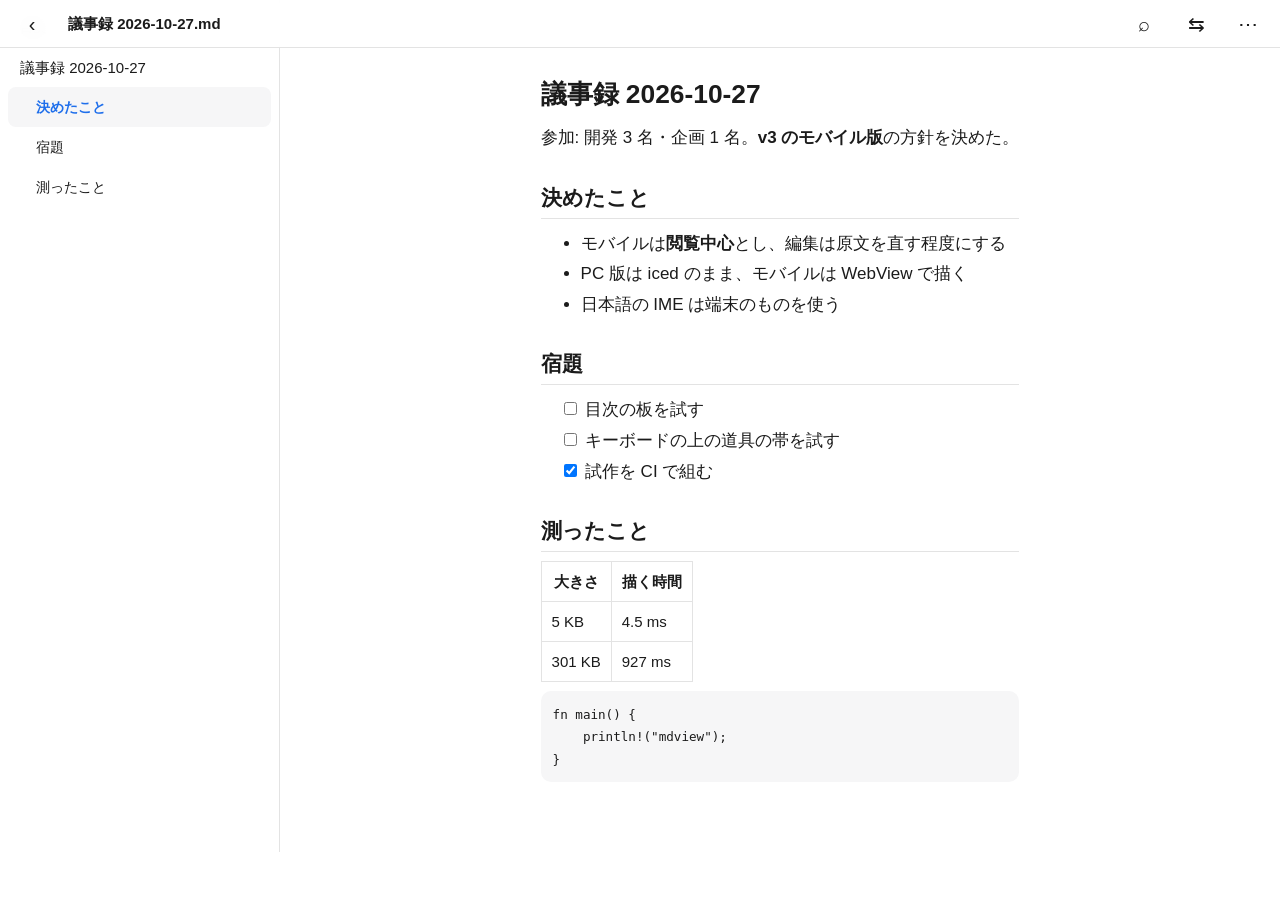
<file: research-v3/poc/v3-mobile/mock/index.html>
<!doctype html>
<html lang="ja">
<head>
<meta charset="utf-8">
<!-- interactive-widget: キーボードが出たら中身の高さを縮める（Android の Chrome・WebView。iOS は visualViewport で合わせる） -->
<meta name="viewport" content="width=device-width, initial-scale=1, viewport-fit=cover, interactive-widget=resizes-content">
<title>mdview モバイルの UI の試作</title>
<style>
/*
 * mdview v3 モバイルの UI の試作（調査用）。端末のブラウザーでもそのまま動く。
 * 状態は URL の # で選べる（#read・#toc・#search・#edit・#block・#full）。?kbd=1 でキーボードの位置の見本を出す（撮影用）
 */
:root {
  --bg: #ffffff; --fg: #1b1b1b; --muted: #6b6b6b; --line: #e3e3e3; --panel: #f6f6f7;
  --accent: #1f6feb; --accent-fg: #ffffff; --mark: #fff3a3; --scrim: rgba(0,0,0,.32);
  --bar-h: 56px; --top-h: 48px; --tap: 48px; --radius: 14px;
  --safe-b: env(safe-area-inset-bottom, 0px); --safe-t: env(safe-area-inset-top, 0px);
  --kbd: 0px;
}
@media (prefers-color-scheme: dark) {
  :root:not([data-theme="light"]) { --bg:#16181c; --fg:#e8e8e8; --muted:#9a9a9a; --line:#2c2f36; --panel:#1f2228; --accent:#4c8dff; --mark:#5a4d00; --scrim: rgba(0,0,0,.55); }
}
:root[data-theme="dark"] { --bg:#16181c; --fg:#e8e8e8; --muted:#9a9a9a; --line:#2c2f36; --panel:#1f2228; --accent:#4c8dff; --mark:#5a4d00; --scrim: rgba(0,0,0,.55); }
* { box-sizing: border-box; -webkit-tap-highlight-color: transparent; }
html, body { margin: 0; background: var(--bg); color: var(--fg); }
body { font: 17px/1.8 "Noto Sans CJK JP", "Hiragino Sans", "Yu Gothic UI", sans-serif; }
button { font: inherit; color: inherit; background: none; border: 0; padding: 0; cursor: pointer; }

/* 上の帯: 文書名だけ。下へ読むと隠れ、上へ戻すと出る（読む面を広く） */
#top { position: fixed; inset: 0 0 auto 0; height: calc(var(--top-h) + var(--safe-t)); padding: var(--safe-t) 8px 0;
  display: flex; align-items: center; gap: 4px; background: color-mix(in srgb, var(--bg) 92%, transparent);
  backdrop-filter: blur(12px); border-bottom: 1px solid var(--line); z-index: 10; transition: transform .2s; }
#top.hide { transform: translateY(-100%); }
#top .name { flex: 1; font-size: 15px; font-weight: 600; overflow: hidden; text-overflow: ellipsis; white-space: nowrap; padding-left: 8px; }
#top .state { font-size: 12px; color: var(--muted); }
.icon { width: var(--tap); height: var(--tap); display: grid; place-items: center; border-radius: 12px; font-size: 20px; }
.icon:active { background: var(--panel); }

/* 本文 */
main { padding: calc(var(--top-h) + var(--safe-t) + 12px) 18px calc(var(--bar-h) + var(--safe-b) + 24px); max-width: 760px; margin: 0 auto; }
main h1 { font-size: 1.55em; line-height: 1.4; margin: .6em 0 .4em; }
main h2 { font-size: 1.25em; line-height: 1.4; margin: 1.4em 0 .4em; padding-bottom: .2em; border-bottom: 1px solid var(--line); }
main p, main ul, main pre, main table { margin: .6em 0; }
main pre { background: var(--panel); padding: 12px; border-radius: 10px; overflow-x: auto; font-size: 14px; line-height: 1.6; }
main code { font-family: ui-monospace, "Noto Sans Mono CJK JP", monospace; font-size: .9em; }
main table { border-collapse: collapse; display: block; overflow-x: auto; font-size: 15px; }
main th, main td { border: 1px solid var(--line); padding: 6px 10px; white-space: nowrap; }
main mark { background: var(--mark); color: inherit; }
.block { position: relative; border-radius: 8px; transition: background .15s; }
/* 直す面: ブロックの境目を薄く見せ、触れたブロックを直す */
body.editing .block { outline: 1px dashed var(--line); outline-offset: 4px; margin-block: 10px; }
body.editing .block:active { background: var(--panel); }
body.editing .block::after { content: "✎"; position: absolute; right: -6px; top: -10px; font-size: 13px; color: var(--muted); }

#modechip { position: fixed; top: calc(var(--top-h) + var(--safe-t) + 6px); left: 50%; transform: translateX(-50%); z-index: 9;
  background: var(--accent); color: var(--accent-fg); font-size: 12px; padding: 4px 12px; border-radius: 999px; display: none; }
body.editing #modechip { display: block; }
body.editing.sheeting #modechip { display: none; }
.block { scroll-margin-top: calc(var(--top-h) + var(--safe-t) + 12px); }
/* 板を開いている間は下に余白を足す（短い文書でも、直すブロックを板の上へ送れる） */
body.sheeting main { padding-bottom: 80dvh; }

/* 下の帯: 親指の届く所に主な操作を置く（押せる大きさは 48px 以上） */
#bar { position: fixed; inset: auto 0 0 0; height: calc(var(--bar-h) + var(--safe-b)); padding-bottom: var(--safe-b);
  display: flex; justify-content: space-around; align-items: center; background: color-mix(in srgb, var(--bg) 94%, transparent);
  backdrop-filter: blur(12px); border-top: 1px solid var(--line); z-index: 10; }
#bar button { min-width: 64px; height: var(--bar-h); display: flex; flex-direction: column; align-items: center; justify-content: center; gap: 0; font-size: 11px; color: var(--muted); }
#bar button b { font-size: 21px; font-weight: 400; line-height: 1.1; color: var(--fg); }
#bar button.main b { background: var(--accent); color: var(--accent-fg); border-radius: 16px; width: 56px; height: 32px; display: grid; place-items: center; font-size: 18px; }
#bar button.on { color: var(--accent); }

/* 下から出る板（目次・ブロックの編集・その他） */
.scrim { position: fixed; inset: 0; background: var(--scrim); z-index: 20; display: none; }
.sheet { position: fixed; left: 0; right: 0; bottom: var(--kbd); background: var(--bg); z-index: 21; display: none;
  border-radius: var(--radius) var(--radius) 0 0; box-shadow: 0 -8px 30px rgba(0,0,0,.18); max-height: 70dvh;
  padding-bottom: calc(var(--safe-b) * (1 - min(1, var(--kbd-on, 0)))); flex-direction: column; }
.sheet .grip { width: 40px; height: 5px; border-radius: 3px; background: var(--line); margin: 8px auto 4px; flex: none; }
.sheet h3 { margin: 4px 18px 8px; font-size: 15px; display: flex; align-items: center; justify-content: space-between; }
.open .scrim, .open.sheet { display: flex; }
.open.scrim { display: block; }

/* 目次 */
#toc ol { list-style: none; margin: 0; padding: 0 8px 12px; overflow: auto; }
#toc li a { display: flex; align-items: center; min-height: var(--tap); padding: 0 12px; border-radius: 10px; color: inherit; text-decoration: none; }
#toc li a.l2 { padding-left: 30px; font-size: 15px; }
#toc li a.here { background: var(--panel); color: var(--accent); font-weight: 600; }

/* 検索: 上に入力、下に前後の移動（親指で送る） */
#find { position: fixed; inset: 0 0 auto 0; padding: calc(var(--safe-t) + 6px) 10px 6px; display: none; gap: 6px; align-items: center;
  background: var(--bg); border-bottom: 1px solid var(--line); z-index: 11; }
#find input { flex: 1; height: 40px; font-size: 16px; border-radius: 10px; border: 1px solid var(--line); background: var(--panel); color: var(--fg); padding: 0 12px; }
body.searching #find { display: flex; }
#findnav { position: fixed; inset: auto 0 var(--kbd) 0; height: calc(var(--bar-h) + var(--safe-b)); padding-bottom: var(--safe-b); z-index: 12;
  display: none; justify-content: space-around; align-items: center; background: var(--bg); border-top: 1px solid var(--line); }
#findnav button { min-width: 64px; height: var(--bar-h); display: flex; flex-direction: column; align-items: center; justify-content: center; font-size: 11px; color: var(--muted); }
#findnav button b { font-size: 20px; font-weight: 400; line-height: 1.1; color: var(--fg); }
#findnav .count { font-size: 13px; color: var(--muted); }
body.searching #findnav { display: flex; }
body.searching #bar { visibility: hidden; }
body.searching #top { visibility: hidden; }

/* ブロックの編集の板: 原文の入力欄と、キーボードの上の道具の帯 */
#editor { height: min(62dvh, calc(100dvh - var(--kbd) - var(--top-h) - var(--safe-t) - 96px)); max-height: none; }
#editor textarea { margin: 0 12px; flex: 1; min-height: 96px; resize: none; border: 1px solid var(--line); border-radius: 10px;
  background: var(--panel); color: var(--fg); padding: 10px 12px; font: 16px/1.6 ui-monospace, "Noto Sans Mono CJK JP", monospace; }
#editor .hint { font-size: 12px; color: var(--muted); margin: 6px 18px 0; }
.keys { display: flex; gap: 6px; padding: 8px 8px; border-top: 1px solid var(--line); margin-top: 8px; background: var(--bg); flex: none; align-items: center; }
.keys .scroll { display: flex; gap: 4px; overflow-x: auto; scrollbar-width: none; flex: 1; min-width: 0;
  mask-image: linear-gradient(to right, #000 85%, transparent); }
.keys .scroll::-webkit-scrollbar { display: none; }
.keys button { flex: none; min-width: 44px; height: 44px; padding: 0 10px; border-radius: 10px; background: var(--panel); font-size: 15px; }
.keys button.done { background: var(--accent); color: var(--accent-fg); font-weight: 600; min-width: 64px; }
.keys .sep { flex: none; width: 1px; background: var(--line); margin: 6px 2px; }
.pill { font-size: 12px; padding: 4px 10px; border-radius: 999px; background: var(--panel); }

/* 全文の編集（構造を大きく直すとき） */
#full { position: fixed; inset: 0; background: var(--bg); z-index: 30; display: none; flex-direction: column; padding-top: var(--safe-t); }
#full.open { display: flex; }
#full header { height: var(--top-h); display: flex; align-items: center; padding: 0 6px; border-bottom: 1px solid var(--line); gap: 4px; }
#full header .name { flex: 1; font-size: 15px; font-weight: 600; padding-left: 6px; }
#full textarea { flex: 1; border: 0; padding: 12px 14px; resize: none; background: var(--bg); color: var(--fg); font: 16px/1.7 ui-monospace, "Noto Sans Mono CJK JP", monospace; }
#full .keys { margin-top: 0; padding-bottom: calc(8px + var(--safe-b) * (1 - min(1, var(--kbd-on, 0)))); margin-bottom: var(--kbd); }

/* 知らせ（取り消しの口） */
#toast { position: fixed; left: 12px; right: 12px; bottom: calc(var(--bar-h) + var(--safe-b) + 12px); background: #2a2d33; color: #fff; border-radius: 12px;
  padding: 10px 14px; display: none; align-items: center; justify-content: space-between; z-index: 25; font-size: 14px; }
#toast.open { display: flex; }
#toast button { color: #8fb6ff; font-weight: 600; min-height: 36px; padding: 0 8px; }

/* キーボードの位置の見本（撮影用。?kbd=1） */
#fakekbd { position: fixed; inset: auto 0 0 0; height: 290px; background: #d1d4da; z-index: 40; display: none; place-items: center; color: #555; font-size: 14px; }
body.fakekbd #fakekbd { display: grid; }

#side, #splitsrc { display: none; }
#top .wide { display: none; }

/* タブレットの横置き（900px 以上）: 目次を左に出したまま、直すときは原文とプレビューを並べる */
@media (min-width: 900px) {
  body { font-size: 17px; }
  #layout { display: grid; grid-template-columns: 280px 1fr; }
  #side { position: sticky; top: calc(var(--top-h) + var(--safe-t)); height: calc(100dvh - var(--top-h) - var(--safe-t)); overflow: auto;
    border-right: 1px solid var(--line); padding: 12px 8px; display: block !important; }
  #side h4 { margin: 4px 12px 8px; font-size: 13px; color: var(--muted); }
  #bar, #findnav { display: none !important; }
  body.searching #top { visibility: visible; }
  #find { left: auto; width: 460px; top: calc(var(--top-h) + var(--safe-t) + 8px); right: 16px; border: 1px solid var(--line); border-radius: 12px; box-shadow: 0 8px 24px rgba(0,0,0,.12); }
  #top .wide { display: grid; }
  main { padding-bottom: 40px; }
  body.split #layout { grid-template-columns: 280px 1fr 1fr; }
  body.split #splitsrc { display: block; }
}
#splitsrc { position: sticky; top: calc(var(--top-h) + var(--safe-t)); height: calc(100dvh - var(--top-h) - var(--safe-t)); border-right: 1px solid var(--line); }
#splitsrc textarea { width: 100%; height: 100%; border: 0; resize: none; padding: 16px; background: var(--panel); color: var(--fg); font: 15px/1.7 ui-monospace, monospace; }
#side a { display: flex; align-items: center; min-height: 40px; padding: 0 12px; border-radius: 8px; color: inherit; text-decoration: none; font-size: 15px; }
#side a.l2 { padding-left: 28px; font-size: 14px; }
#side a.here { background: var(--panel); color: var(--accent); font-weight: 600; }
</style>
</head>
<body>
<header id="top">
  <button class="icon" aria-label="ファイル">‹</button>
  <div class="name" id="docname">議事録 2026-10-27.md</div>
  <button class="icon wide" aria-label="検索" data-go="search">⌕</button>
  <button class="icon wide" aria-label="並べて直す" data-go="split">⇆</button>
  <button class="icon" aria-label="その他" data-go="more">⋯</button>
</header>

<div id="modechip">直す面: 直したいブロックを押す</div>
<div id="find">
  <button class="icon" data-go="read" aria-label="閉じる">✕</button>
  <input id="q" type="search" placeholder="文書の中を検索" value="IME" enterkeyhint="search">
</div>
<nav id="findnav">
  <button aria-label="前へ"><b>︿</b>前へ</button>
  <span class="count">2 / 5 件</span>
  <button aria-label="次へ"><b>﹀</b>次へ</button>
  <button aria-label="置換"><b>⇄</b>置換</button>
</nav>

<div id="layout">
  <nav id="side"><h4>目次</h4><div id="sidelist"></div></nav>
  <div id="splitsrc"><textarea id="splittext" spellcheck="false"></textarea></div>
  <main id="doc"></main>
</div>

<nav id="bar">
  <button data-go="toc"><b>☰</b>目次</button>
  <button data-go="search"><b>⌕</b>検索</button>
  <button data-go="edit" class="main" id="editbtn"><b>✎</b>直す</button>
  <button data-go="look"><b>Aa</b>表示</button>
  <button data-go="more"><b>⋯</b>その他</button>
</nav>

<div class="scrim" id="scrim"></div>

<section class="sheet" id="toc">
  <div class="grip"></div>
  <h3>目次 <span class="pill">いまの見出し</span></h3>
  <ol id="toclist"></ol>
</section>

<section class="sheet" id="editor">
  <div class="grip"></div>
  <h3><span id="kind">段落を直す</span> <span class="pill" id="where">3 / 9 ブロック</span></h3>
  <textarea id="src" spellcheck="false" autocapitalize="off" autocomplete="off"></textarea>
  <div class="hint">原文（Markdown）をそのまま直す。日本語の変換中は書き戻さない</div>
  <div class="keys" id="keys">
    <div class="scroll">
      <button data-k="undo">↶</button><button data-k="left">←</button><button data-k="right">→</button>
      <span class="sep"></span>
      <button data-k="h"># 見出し</button><button data-k="ul">・ 箇条</button><button data-k="task">☐ 作業</button>
      <span class="sep"></span>
      <button data-k="b"><b>B</b></button><button data-k="code">`コード`</button><button data-k="link">🔗</button>
      <span class="sep"></span>
      <button data-k="out">⇤</button><button data-k="in">⇥</button>
    </div>
    <button data-k="done" class="done">完了</button>
  </div>
</section>

<section class="sheet" id="more">
  <div class="grip"></div>
  <h3>その他</h3>
  <ol style="list-style:none;margin:0;padding:0 8px 12px" id="morelist"></ol>
</section>

<section id="full">
  <header><button class="icon" data-go="read" aria-label="閉じる">✕</button><div class="name">全文を直す</div><span class="state">自動で保存</span></header>
  <textarea id="fulltext" spellcheck="false" autocapitalize="off"></textarea>
  <div class="keys"><div class="scroll"><button>↶</button><button>←</button><button>→</button><span class="sep"></span><button># 見出し</button><button>・ 箇条</button><button>☐ 作業</button><span class="sep"></span><button><b>B</b></button><button>🔗</button><span class="sep"></span><button>⇤</button><button>⇥</button></div><button class="done" data-go="read">完了</button></div>
</section>

<div id="toast"><span id="toastmsg">段落を直しました</span><button id="undo">元に戻す</button></div>
<div id="fakekbd">（ソフトウェアキーボードの位置の見本）</div>

<script>
// ---- 文書（ブロックごとの原文。本番は core の解析と、ブロックごとの HTML に置き換える）----
const blocks = [
  "# 議事録 2026-10-27",
  "参加: 開発 3 名・企画 1 名。**v3 のモバイル版**の方針を決めた。",
  "## 決めたこと",
  "- モバイルは**閲覧中心**とし、編集は原文を直す程度にする\n- PC 版は iced のまま、モバイルは WebView で描く\n- 日本語の IME は端末のものを使う",
  "## 宿題",
  "- [ ] 目次の板を試す\n- [ ] キーボードの上の道具の帯を試す\n- [x] 試作を CI で組む",
  "## 測ったこと",
  "|大きさ|描く時間|\n|---|---|\n|5 KB|4.5 ms|\n|301 KB|927 ms|",
  "```rust\nfn main() {\n    println!(\"mdview\");\n}\n```",
];
const esc = s => s.replace(/[&<>"]/g, c => ({"&":"&amp;","<":"&lt;",">":"&gt;","\"":"&quot;"}[c]));
const inline = s => esc(s).replace(/\*\*(.+?)\*\*/g, "<strong>$1</strong>").replace(/`(.+?)`/g, "<code>$1</code>");
function render(src) {   // 見本の描き方（本番は core の export::html をブロックごとに使う）
  if (src.startsWith("```")) return "<pre><code>" + esc(src.split("\n").slice(1, -1).join("\n")) + "</code></pre>";
  const h = src.match(/^(#{1,6}) (.*)$/);
  if (h) return `<h${h[1].length}>${inline(h[2])}</h${h[1].length}>`;
  if (src.startsWith("|")) {
    const rows = src.split("\n").filter(r => !/^\|-/.test(r)).map(r => r.split("|").slice(1, -1));
    return "<table>" + rows.map((r, i) => "<tr>" + r.map(c => i ? `<td>${inline(c)}</td>` : `<th>${inline(c)}</th>`).join("") + "</tr>").join("") + "</table>";
  }
  if (/^- /.test(src)) return "<ul>" + src.split("\n").map(l => {
    const t = l.replace(/^- /, "");
    const task = t.match(/^\[( |x)\] (.*)$/);
    return task ? `<li style="list-style:none;margin-left:-1.2em"><input type="checkbox" ${task[1] === "x" ? "checked" : ""}> ${inline(task[2])}</li>` : `<li>${inline(t)}</li>`;
  }).join("") + "</ul>";
  return "<p>" + inline(src) + "</p>";
}
const doc = document.getElementById("doc");
function draw() {
  doc.innerHTML = blocks.map((b, i) => `<div class="block" data-i="${i}">${render(b)}</div>`).join("");
  const q = document.body.classList.contains("searching") ? "IME" : "";
  if (q) doc.querySelectorAll("p, li").forEach(e => e.innerHTML = e.innerHTML.replaceAll(q, `<mark>${q}</mark>`));
  const heads = blocks.map((b, i) => [b.match(/^(#{1,2}) (.*)$/), i]).filter(([m]) => m);
  const item = ([m, i], n) => `<a href="#" class="l${m[1].length}${n === 1 ? " here" : ""}" data-jump="${i}">${esc(m[2])}</a>`;
  document.getElementById("toclist").innerHTML = heads.map((h, n) => "<li>" + item(h, n) + "</li>").join("");
  document.getElementById("sidelist").innerHTML = heads.map(item).join("");
  document.getElementById("splittext").value = blocks.join("\n\n");
}

// ---- 状態 ----
const $ = id => document.getElementById(id);
let current = null, before = null;
function closeAll() {
  for (const id of ["toc", "editor", "more", "scrim", "full"]) $(id).classList.remove("open");
  document.body.classList.remove("sheeting");
  document.body.classList.remove("searching");
}
function go(state, index) {
  closeAll();
  const body = document.body.classList;
  if (state === "toc") { $("toc").classList.add("open"); $("scrim").classList.add("open"); }
  if (state === "search") { body.add("searching"); }
  if (state === "edit") { body.toggle("editing"); }
  if (state === "split") { body.toggle("split"); }
  if (state === "more") { $("more").classList.add("open"); $("scrim").classList.add("open"); }
  if (state === "full") { $("fulltext").value = blocks.join("\n\n"); $("full").classList.add("open"); }
  if (state === "block") { body.add("editing"); openBlock(index ?? 3); }
  if (state === "read") { body.remove("editing"); }
  $("editbtn").classList.toggle("on", body.contains("editing"));
  draw();
}
function openBlock(i) {
  current = i; before = blocks[i];
  const src = $("src");
  src.value = blocks[i];
  $("kind").textContent = /^#/.test(blocks[i]) ? "見出しを直す" : /^- /.test(blocks[i]) ? "箇条書きを直す" : /^\|/.test(blocks[i]) ? "表を直す" : /^```/.test(blocks[i]) ? "コードを直す" : "段落を直す";
  $("where").textContent = `${i + 1} / ${blocks.length} ブロック`;
  $("editor").classList.add("open");
  // 板の高さに合わせて、直すブロックが板の上に見えるように送る
  document.body.classList.add("sheeting");
  requestAnimationFrame(() => doc.querySelector(`[data-i="${i}"]`)?.scrollIntoView({ block: "start" }));
  if (!location.search.includes("kbd")) src.focus({ preventScroll: true });
}

// ---- 日本語の変換中は書き戻さない（入力欄の値を変えると、変換中の字が消える）----
let composing = false;
const src = $("src");
src.addEventListener("compositionstart", () => composing = true);
src.addEventListener("compositionend", () => { composing = false; live(); });
src.addEventListener("input", e => { if (!composing && !e.isComposing) live(); });
function live() {   // 直しながら、本文のブロックも描き直す（入力欄そのものには触れない）
  if (current === null) return;
  blocks[current] = src.value;
  const el = doc.querySelector(`[data-i="${current}"]`);
  if (el) el.innerHTML = render(src.value);
}

// ---- キーボードの上の道具の帯: 押しても焦点を外さない（外すとキーボードが閉じる）----
document.querySelectorAll(".keys button").forEach(b => b.addEventListener("pointerdown", e => e.preventDefault()));
function wrap(before, after, placeholder) {
  const s = src.selectionStart, e = src.selectionEnd, sel = src.value.slice(s, e) || placeholder;
  src.setRangeText(before + sel + after, s, e, "end");
  src.setSelectionRange(s + before.length, s + before.length + sel.length);
  live();
}
function linePrefix(prefix, remove) {
  const s = src.selectionStart, start = src.value.lastIndexOf("\n", s - 1) + 1;
  if (remove) { if (src.value.startsWith(prefix, start)) src.setRangeText("", start, start + prefix.length, "end"); }
  else src.setRangeText(prefix, start, start, "end");
  live();
}
$("keys").addEventListener("click", e => {
  const k = e.target.closest("button")?.dataset.k; if (!k) return;
  ({ h: () => linePrefix("# "), ul: () => linePrefix("- "), task: () => linePrefix("- [ ] "),
     b: () => wrap("**", "**", "太字"), code: () => wrap("`", "`", "コード"), link: () => wrap("[", "](https://)", "リンク"),
     in: () => linePrefix("  "), out: () => linePrefix("  ", true),
     left: () => src.setSelectionRange(Math.max(0, src.selectionStart - 1), Math.max(0, src.selectionStart - 1)),
     right: () => src.setSelectionRange(src.selectionEnd + 1, src.selectionEnd + 1),
     undo: () => document.execCommand("undo"),
     done: () => finish() })[k]?.();
});
function finish() {
  const changed = current !== null && blocks[current] !== before;
  $("editor").classList.remove("open"); document.body.classList.remove("sheeting"); src.blur(); current = null;
  if (changed) { $("toast").classList.add("open"); setTimeout(() => $("toast").classList.remove("open"), 5000); }
}
$("undo").addEventListener("click", () => { /* 本番は文書の取り消しの履歴へ */ $("toast").classList.remove("open"); });

// ---- キーボードの高さに板を乗せる（iOS は CSS で取れないので visualViewport で受ける）----
function fitKeyboard() {
  const vv = window.visualViewport; if (!vv) return;
  const kbd = Math.max(0, window.innerHeight - vv.height - vv.offsetTop);
  document.documentElement.style.setProperty("--kbd", kbd + "px");
  document.documentElement.style.setProperty("--kbd-on", kbd > 0 ? 1 : 0);
}
visualViewport?.addEventListener("resize", fitKeyboard);
visualViewport?.addEventListener("scroll", fitKeyboard);

// ---- 押す ----
document.addEventListener("click", e => {
  const g = e.target.closest("[data-go]"); if (g) { e.preventDefault(); go(g.dataset.go); return; }
  const j = e.target.closest("[data-jump]"); if (j) { e.preventDefault(); closeAll(); doc.querySelector(`[data-i="${j.dataset.jump}"]`)?.scrollIntoView({ behavior: "smooth" }); return; }
  const b = e.target.closest(".block");
  if (b && document.body.classList.contains("editing") && current === null) openBlock(+b.dataset.i);
});
$("scrim").addEventListener("click", () => { if (current !== null) finish(); closeAll(); });
// 読むときに長押しで「このブロックを直す」（直す面へ切り替えずに直す）
let press;
doc.addEventListener("pointerdown", e => { const b = e.target.closest(".block"); if (!b) return; press = setTimeout(() => { document.body.classList.add("editing"); openBlock(+b.dataset.i); }, 550); });
for (const ev of ["pointerup", "pointercancel", "pointermove"]) doc.addEventListener(ev, () => clearTimeout(press));
// 下へ読むと上の帯を隠す
let lastY = 0;
addEventListener("scroll", () => { $("top").classList.toggle("hide", scrollY > lastY && scrollY > 80); lastY = scrollY; }, { passive: true });

$("morelist").innerHTML = ["全文を直す|full", "ファイルを開く|", "PDF に出力|", "HTML に出力|", "共有|", "設定|"].map(t => {
  const [label, go] = t.split("|");
  return `<li><a href="#" ${go ? `data-go="${go}"` : ""} style="display:flex;align-items:center;min-height:48px;padding:0 12px;border-radius:10px;color:inherit;text-decoration:none">${label}</a></li>`;
}).join("");

const split = $("splittext");
let splitComposing = false;
split.addEventListener("compositionstart", () => splitComposing = true);
split.addEventListener("compositionend", () => { splitComposing = false; splitLive(); });
split.addEventListener("input", e => { if (!splitComposing && !e.isComposing) splitLive(); });
function splitLive() {
  blocks.splice(0, blocks.length, ...split.value.split(/\n{2,}/).filter(b => b.trim()));
  doc.innerHTML = blocks.map((b, i) => `<div class="block" data-i="${i}">${render(b)}</div>`).join("");
}

// 撮影用: # で状態、?kbd=1 でキーボードの見本、?theme=dark で暗い配色
const params = new URLSearchParams(location.search);
if (params.get("theme")) document.documentElement.dataset.theme = params.get("theme");
if (params.get("kbd")) { document.body.classList.add("fakekbd"); document.documentElement.style.setProperty("--kbd", "290px"); document.documentElement.style.setProperty("--kbd-on", 1); }
draw();
const state = location.hash.slice(1);
if (state) go(state === "block" ? "block" : state, 3);
</script>
</body>
</html>
</file>
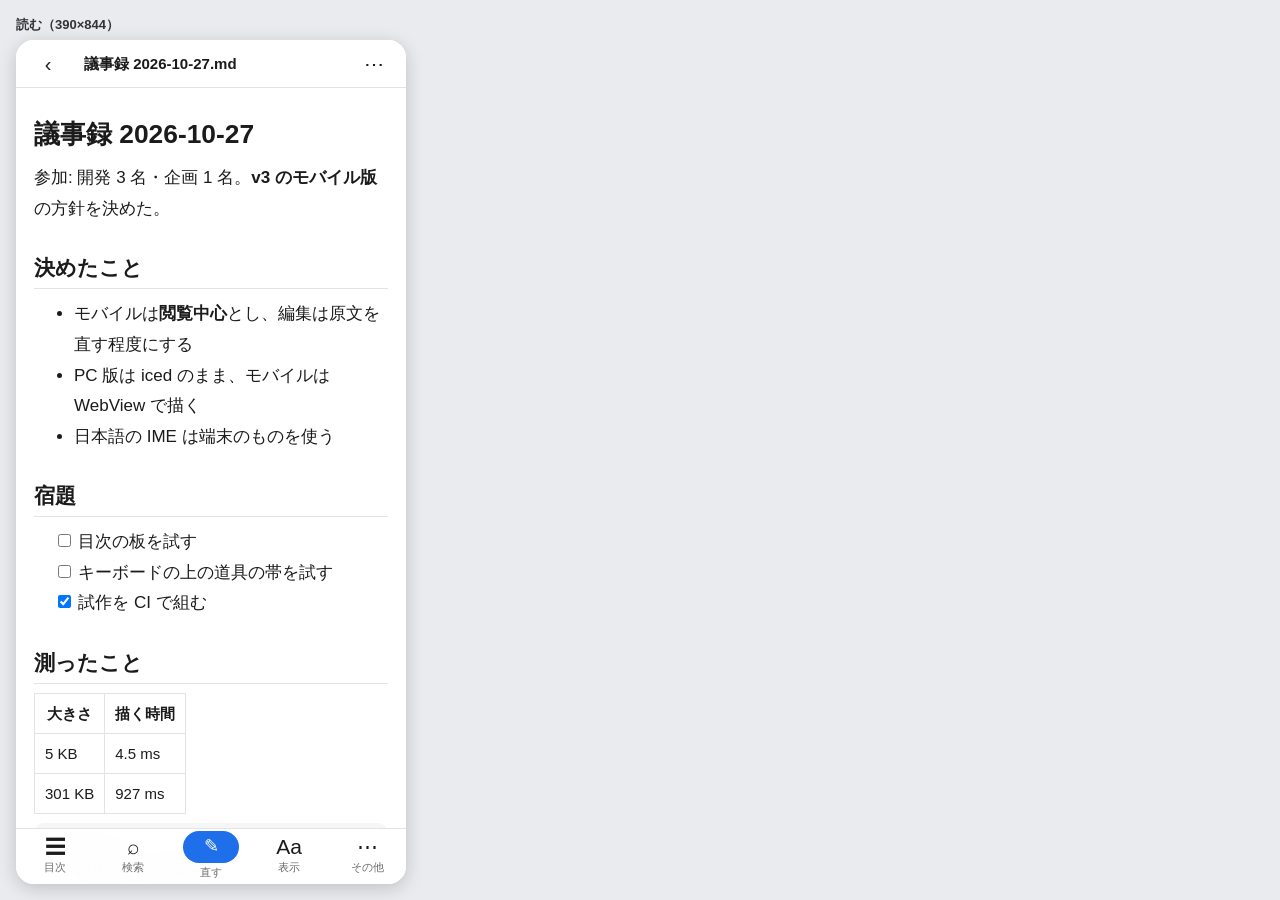
<file: research-v3/poc/v3-mobile/mock/gallery.html>
<!doctype html>
<html lang="ja">
<head>
<meta charset="utf-8">
<title>mdview モバイルの UI の試作（並べて見る）</title>
<style>
/* 試作（index.html）を、端末の大きさの枠に入れて並べる。?f=状態,状態…&w=幅&h=高さ
   状態は index.html の # と ? を「?kbd=1#block」のように書く（, で区切る）。撮影にも使う */
:root { --bg: #e9ebef; --fg: #333; }
body { margin: 0; padding: 16px; background: var(--bg); color: var(--fg); font: 13px/1.4 "Yu Gothic UI", sans-serif; }
.row { display: flex; gap: 16px; align-items: flex-start; }
figure { margin: 0; }
figcaption { margin: 0 0 6px; font-weight: 600; }
iframe { border: 0; border-radius: 18px; background: #fff; box-shadow: 0 4px 18px rgba(0,0,0,.18); display: block; }
</style>
</head>
<body>
<div class="row" id="row"></div>
<script>
const p = new URLSearchParams(location.search);
const w = +(p.get("w") || 390), h = +(p.get("h") || 844);
// ?bare=1: 枠だけを左上に置く（1 画面ずつ切り出して資料に使う）
if (p.get("bare")) document.head.insertAdjacentHTML("beforeend", "<style>body{padding:0}.row{gap:0}figcaption{display:none}iframe{border-radius:0;box-shadow:none}</style>");
const labels = { "#read": "読む", "#toc": "目次", "#search": "検索", "#edit": "直す面", "?kbd=1#block": "ブロックを直す",
  "?kbd=1#full": "全文を直す", "?theme=dark#read": "暗い配色", "#split": "並べて直す" };
for (const f of (p.get("f") || "#read").split(",")) {
  const fig = document.createElement("figure");
  fig.innerHTML = `<figcaption>${labels[f] || f}（${w}×${h}）</figcaption><iframe width="${w}" height="${h}" src="index.html${f.startsWith("?") ? f : "?" + f}"></iframe>`;
  document.getElementById("row").append(fig);
}
</script>
</body>
</html>
</file>
